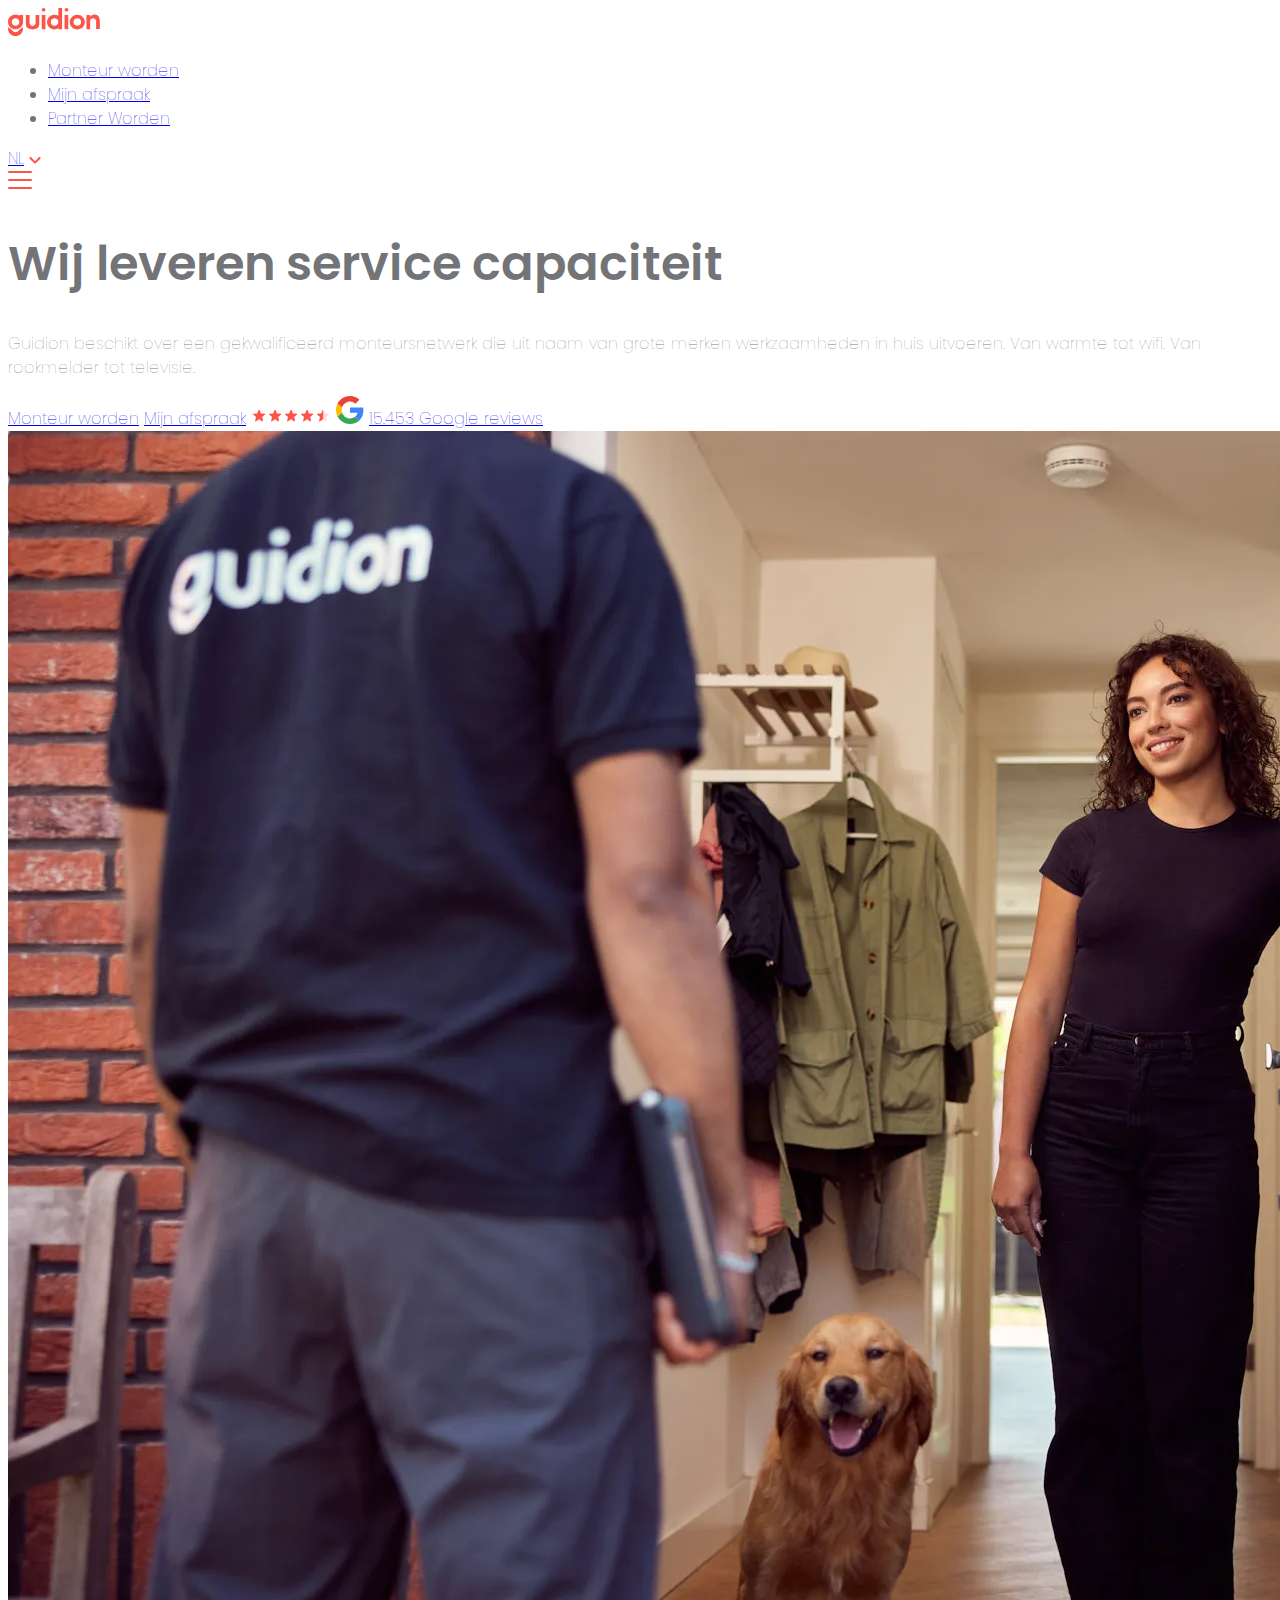
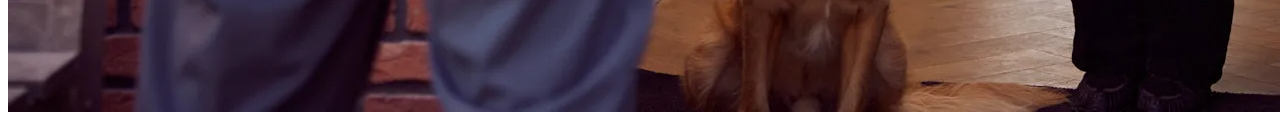
<file: images/Guidion.html>
<!DOCTYPE html>
<!-- saved from url=(0022)http://127.0.0.1:5500/ -->
<html lang="en"><head><meta http-equiv="Content-Type" content="text/html; charset=UTF-8">
	<style></style>
	
	<meta http-equiv="X-UA-Compatible" content="IE=edge">
	<meta name="viewport" content="width=device-width, initial-scale=1.0">
	<title>Guidion</title>

	
<link rel="stylesheet" href="./Guidion_files/style.css"></head>
<body>

	<header>
		<img src="./Guidion_files/Guidion_logo.svg" alt="Guidion Logo">
		<nav>
			<ul>
				<li>
					<a href="http://127.0.0.1:5500/#">Monteur worden</a>
				</li>
				<li>
					<a href="http://127.0.0.1:5500/#">Mijn afspraak</a>
				</li>
				<li>
					<a href="http://127.0.0.1:5500/#">Partner Worden</a>
				</li>
			</ul>

			<div>
				<a href="http://127.0.0.1:5500/#">NL</a>
				<img src="./Guidion_files/arrow_down_icon.svg" alt="pijl naar beneden">
			</div>

			<img src="./Guidion_files/hamburger_menu_icon.svg" alt="hamburger menu icon">

		</nav>

	</header>

	<main>
		<section>
			<section>

				<h1>Wij leveren service capaciteit</h1>
				<p>Guidion beschikt over een gekwalificeerd monteursnetwerk die uit naam van grote merken werkzaamheden in huis uitvoeren. Van warmte tot wifi. Van rookmelder tot televisie.</p>

				<a href="http://127.0.0.1:5500/#">Monteur worden</a>
				<a href="http://127.0.0.1:5500/#">Mijn afspraak</a>

				<img src="./Guidion_files/5_sterren_rating.svg" alt="5 sterren rating">
				<img src="./Guidion_files/google_review_logo.svg" alt="google review logo">
				<a href="http://127.0.0.1:5500/#">15.453 Google reviews</a>

			</section>

			<img src="./Guidion_files/Monteur_aan_huis.webp" alt="Monteur aan huis">

		</section>

		
	</main>

	<footer>

	</footer>

<!-- Code injected by live-server -->
<script>
	// <![CDATA[  <-- For SVG support
	if ('WebSocket' in window) {
		(function () {
			function refreshCSS() {
				var sheets = [].slice.call(document.getElementsByTagName("link"));
				var head = document.getElementsByTagName("head")[0];
				for (var i = 0; i < sheets.length; ++i) {
					var elem = sheets[i];
					var parent = elem.parentElement || head;
					parent.removeChild(elem);
					var rel = elem.rel;
					if (elem.href && typeof rel != "string" || rel.length == 0 || rel.toLowerCase() == "stylesheet") {
						var url = elem.href.replace(/(&|\?)_cacheOverride=\d+/, '');
						elem.href = url + (url.indexOf('?') >= 0 ? '&' : '?') + '_cacheOverride=' + (new Date().valueOf());
					}
					parent.appendChild(elem);
				}
			}
			var protocol = window.location.protocol === 'http:' ? 'ws://' : 'wss://';
			var address = protocol + window.location.host + window.location.pathname + '/ws';
			var socket = new WebSocket(address);
			socket.onmessage = function (msg) {
				if (msg.data == 'reload') window.location.reload();
				else if (msg.data == 'refreshcss') refreshCSS();
			};
			if (sessionStorage && !sessionStorage.getItem('IsThisFirstTime_Log_From_LiveServer')) {
				console.log('Live reload enabled.');
				sessionStorage.setItem('IsThisFirstTime_Log_From_LiveServer', true);
			}
		})();
	}
	else {
		console.error('Upgrade your browser. This Browser is NOT supported WebSocket for Live-Reloading.');
	}
	// ]]>
</script>


</body></html>
</file>
<file: images/Guidion_files/style.css>
@import url('https://fonts.googleapis.com/css2?family=Poppins:ital,wght@0,300;0,400;0,500;0,600;0,700;1,200&display=swap');

/**************/
/* CSS REMEDY */
/**************/
*, *::after, *::before {
  box-sizing:border-box;  
}

button, summary {
	cursor: pointer;
}

/*********************/
/* CUSTOM PROPERTIES */
/*********************/
:root {
	--color-h1: #fc5446;
	--color-p: rgba(19,22,26,.6);
}

/****************/
/* STYLING */
/****************/

/* basis styling text */
body {
	font-family: 'Poppins', sans-serif;
	color: var(--color-p);
	font-weight: 100;
	font-size: 1em;
	line-height: 1.5;
}

body h1 {
	font-size: 3rem;
	font-weight: 600;
}
</file>
